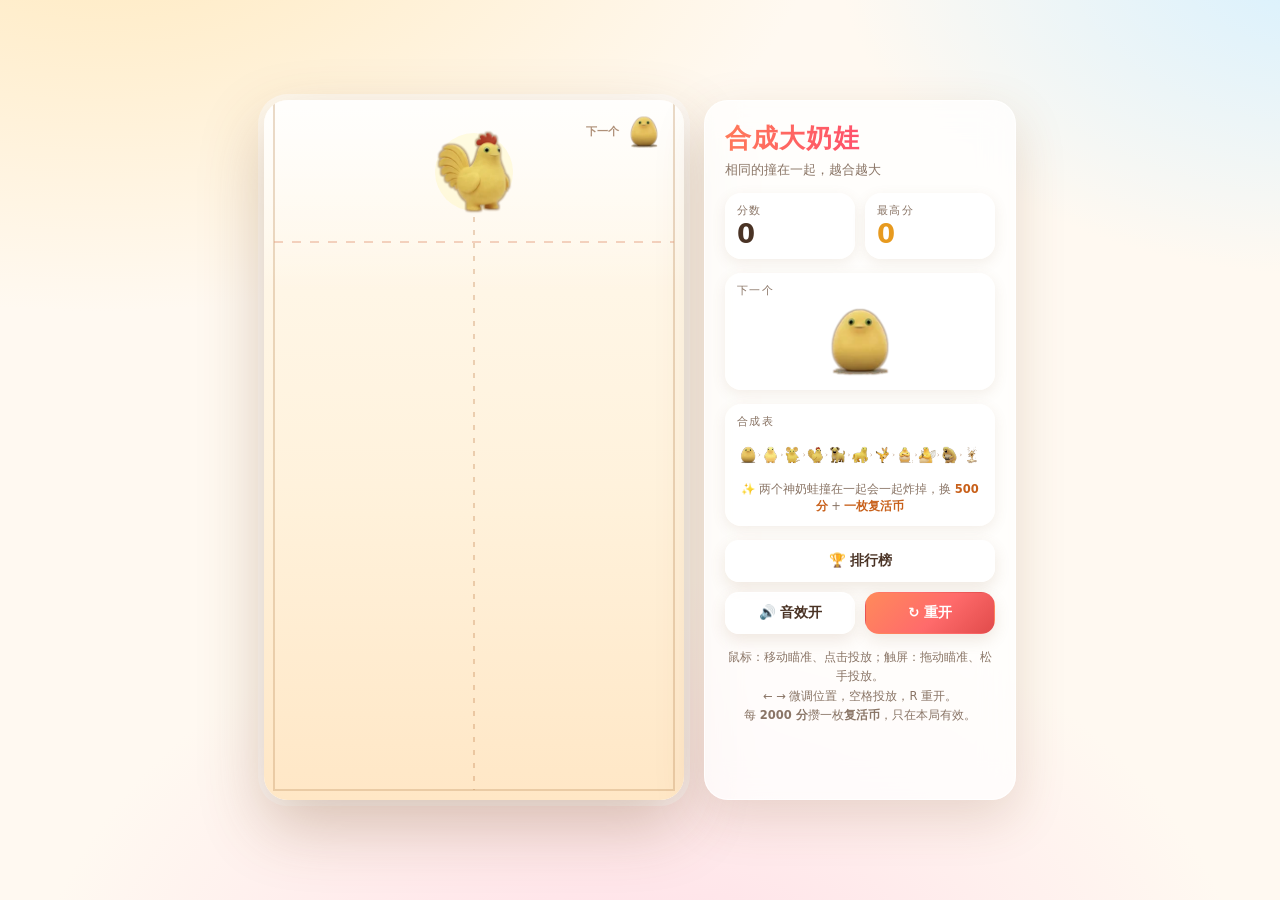
<file: v1/index.html>
<!DOCTYPE html>
<html lang="zh-CN">
<head>
<meta charset="utf-8">
<meta name="viewport" content="width=device-width, initial-scale=1, maximum-scale=1, user-scalable=no, viewport-fit=cover">
<meta name="theme-color" content="#fff3e0">
<meta name="mobile-web-app-capable" content="yes">
<meta name="apple-mobile-web-app-capable" content="yes">
<meta name="apple-mobile-web-app-status-bar-style" content="default">
<meta name="apple-mobile-web-app-title" content="合成大奶娃">
<meta name="description" content="合成大奶娃 · 纯前端小游戏：拖动瞄准、松手投放，相同的撞在一起合成更大的一只。">
<!-- ↓ Monetag 站点验证：把后台给的 meta 标签粘在下面这一行 ↓ -->

<title>合成大奶娃</title>
<link rel="stylesheet" href="style.css">
</head>
<body>

<main class="app">

  <!-- ===== 游戏区 ===== -->
  <section class="stage" id="stage">
    <canvas id="game" aria-label="合成大奶娃游戏区域"></canvas>

    <!-- 复活币：浮在棋盘左上角。
         刻意不放进顶部信息条 —— 手机上面板是横向 flex，
         多一个卡片会把「分数 / 最高分」挤到 52px 宽还折行（实测面板从 66px 涨到 102px）。
         这里 pointer-events 关掉，永远不会挡住投放。 -->
    <div class="revive-chip" id="reviveBadge" hidden>
      <span class="revive-chip-ico" aria-hidden="true">🪙</span><span id="reviveCount">×0</span>
    </div>

    <div class="overlay" id="overlay">
      <div class="dialog">

        <!-- ===== 越线第一屏：有复活币时才出现 ===== -->
        <div class="revive-ask" id="revivePrompt" hidden>
          <div class="dialog-emoji">😵</div>
          <h2>还能再救一下</h2>
          <p class="dialog-score">本局得分 <strong id="reviveScore">0</strong></p>
          <p class="revive-hint">清掉警戒线以上的水果，接着玩</p>
          <div class="dialog-actions">
            <button class="btn" id="giveUpBtn" type="button">不了，结束吧</button>
            <button class="btn btn-revive" id="reviveBtn" type="button">🪙 用一枚复活币</button>
          </div>
          <p class="dialog-hint" id="reviveLeft">还剩 1 枚</p>
        </div>

        <!-- ===== 第二屏：正式结算 ===== -->
        <div id="overPanel">
          <div class="dialog-emoji">🍉</div>
          <h2 id="overTitle">游戏结束</h2>
          <p class="dialog-score">本局得分 <strong id="finalScore">0</strong></p>
          <p class="dialog-best">最高分 <span id="finalBest">0</span></p>

          <div class="submit-box" id="submitBox">
            <p class="submit-msg" id="submitMsg">正在结算…</p>
            <p class="my-name">昵称：<strong id="myNameLabel">默认用户</strong>
              <button class="link-btn" id="editNameBtn" type="button">改昵称</button>
            </p>
            <button class="btn" id="submitBtn" type="button" hidden>重试提交</button>
          </div>

          <div class="dialog-actions">
            <button class="btn" id="boardBtn2" type="button">🏆 排行榜</button>
            <button class="btn btn-primary" id="restartBtn" type="button">再来一局</button>
            <button class="btn btn-sponsor btn-wide" id="sponsorBtn" type="button">🌶️ 可以赏作者一包辣条嘛</button>
          </div>
          <p class="dialog-hint">按 R 键也可重新开始</p>
        </div>

      </div>
    </div>
  </section>

  <!-- ===== 侧边面板 ===== -->
  <aside class="panel">

    <header class="panel-head">
      <h1>合成大奶娃</h1>
      <p class="subtitle">相同的撞在一起，越合越大</p>
    </header>

    <div class="stats">
      <div class="stat">
        <span class="stat-label">分数</span>
        <strong class="stat-value" id="score">0</strong>
      </div>
      <div class="stat">
        <span class="stat-label">最高分</span>
        <strong class="stat-value stat-best" id="best">0</strong>
      </div>
    </div>

    <div class="next-box">
      <span class="box-label">下一个</span>
      <canvas id="next" width="160" height="160" aria-label="下一个"></canvas>
    </div>

    <div class="chain-box">
      <span class="box-label">合成表</span>
      <canvas id="chain" width="680" height="112" aria-label="合成顺序"></canvas>
      <p class="chain-note">✨ 两个神奶蛙撞在一起会一起炸掉，换 <strong>500 分</strong> + <strong>一枚复活币</strong></p>
    </div>

    <div class="actions">
      <button class="btn btn-wide" id="boardBtn" type="button">
        <span class="ico">🏆</span><span class="lbl">排行榜</span>
      </button>
      <button class="btn" id="soundBtn" type="button" aria-pressed="true">
        <span class="ico">🔊</span><span class="lbl">音效开</span>
      </button>
      <button class="btn btn-primary" id="resetBtn" type="button" title="重新开始">
        <span class="ico">↻</span><span class="lbl">重开</span>
      </button>
    </div>

    <p class="tips">
      鼠标：移动瞄准、点击投放；触屏：拖动瞄准、松手投放。<br>
      ← → 微调位置，空格投放，R 重开。<br>
      每 <strong>2000 分</strong>攒一枚<strong>复活币</strong>，只在本局有效。
    </p>

  </aside>

</main>

<!-- ===== 排行榜弹窗 ===== -->
<div class="modal" id="boardModal" aria-hidden="true" role="dialog" aria-label="排行榜">
  <div class="modal-card">
    <header class="modal-head">
      <h2>🏆 最近高手榜</h2>
      <button class="icon-btn" id="boardClose" type="button" aria-label="关闭">✕</button>
    </header>
    <div class="nick-row">
      <label class="nick-label" for="nickInput">我的昵称</label>
      <input class="nick-input" id="nickInput" type="text" maxlength="12"
             placeholder="默认用户" autocomplete="nickname" enterkeyhint="done">
    </div>
    <div class="board-list" id="boardList"></div>
    <footer class="modal-foot">
      <span class="board-note">只取最近 20 次提交，成绩会被后来的人挤下去</span>
      <button class="btn" id="boardRefresh" type="button">刷新</button>
    </footer>
  </div>
</div>

<!-- ===== 赞助作者弹窗 ===== -->
<div class="modal" id="sponsorModal" aria-hidden="true" role="dialog" aria-label="赞助作者">
  <div class="modal-card">
    <header class="modal-head">
      <h2>🌶️ 请作者吃包辣条</h2>
      <button class="icon-btn" id="sponsorClose" type="button" aria-label="关闭">✕</button>
    </header>
    <div class="sponsor-body">
      <p class="sponsor-note">这游戏完全免费，也没有任何广告。<br>
        要是它逗你笑了一下，赏作者一包辣条呗 🌶️</p>
      <img class="sponsor-qr" src="assets/sponsor-qr.jpg" width="480" height="480"
           alt="微信收款码" loading="lazy" decoding="async">
      <p class="sponsor-hint">微信扫一扫 · 一包辣条 · 全凭心意</p>
    </div>
    <footer class="modal-foot">
      <span class="board-note">谢谢每一位投喂的玩家 ❤️</span>
      <button class="btn" id="sponsorOk" type="button">关闭</button>
    </footer>
  </div>
</div>

<!-- 碰撞形状数据（按贴图轮廓自动生成，由 tools/build_parts.py 产出） -->
<script src="assets/fruits/parts.js"></script>
<!-- 极模糊占位图（内联 data URL，由 tools/make_blur.py 产出）：贴图没到位时先画它 -->
<script src="assets/fruits/blur.js"></script>
<script src="game.js"></script>
<!-- 排行榜 -->
<script src="leaderboard.min.js"></script>
<!-- 赞助作者 -->
<script src="sponsor.js"></script>
</body>
</html>
</file>
<file: v1/style.css>
/* ============================================================
   合成大奶娃 · 样式表
   ============================================================ */

:root {
  --ink:        #4a3325;
  --ink-soft:   #8a7566;
  --cream:      #fff7ec;
  --brand:      #ff6b6b;
  --brand-dark: #e14b4b;
  --card:       rgba(255, 255, 255, .74);
  --shadow:     0 18px 50px rgba(126, 84, 44, .18);

  /* 手机浏览器地址栏会吃掉 vh，dvh 更准；不支持的浏览器自动退回 vh */
  --vh:         100vh;
  --safe-t:     env(safe-area-inset-top, 0px);
  --safe-b:     env(safe-area-inset-bottom, 0px);
  --safe-l:     env(safe-area-inset-left, 0px);
  --safe-r:     env(safe-area-inset-right, 0px);
}

@supports (height: 100dvh) {
  :root { --vh: 100dvh; }
}

* { box-sizing: border-box; }

/* hidden 属性必须真的隐藏。
   浏览器默认只给 [hidden] { display: none }（权重 0,1,0），
   一旦某个类也写了 display（比如 .revive-chip { display: inline-flex }），
   同权重、后写的赢 —— hidden 就静默失效了，元素还挂在那儿。 */
[hidden] { display: none !important; }

html, body {
  height: 100%;
  overscroll-behavior: none;   /* 禁掉下拉刷新 / 橡皮筋 */
}

body {
  margin: 0;
  padding: 16px;
  color: var(--ink);
  font-family: "PingFang SC", "Hiragino Sans GB", "Microsoft YaHei",
               system-ui, -apple-system, "Segoe UI", Roboto, sans-serif;
  background:
    radial-gradient(1200px 700px at 8% -12%,  #ffe9bd 0%, transparent 60%),
    radial-gradient(900px 600px at 104% -6%,  #d5f0ff 0%, transparent 55%),
    radial-gradient(1000px 780px at 50% 118%, #ffdbe6 0%, transparent 62%),
    #fff9f1;
  display: grid;
  place-items: center;
  overflow: hidden;
  touch-action: manipulation;          /* 干掉双击缩放 */
  -webkit-tap-highlight-color: transparent;
  -webkit-text-size-adjust: 100%;
}

/* ---------------- 布局 ---------------- */

.app {
  display: flex;
  align-items: stretch;
  gap: 20px;
  max-height: 100%;
}

/* ---------------- 游戏区 ---------------- */

.stage {
  position: relative;
  height: min(86vh, 700px);
  aspect-ratio: 420 / 700;
  flex: 0 0 auto;
  border-radius: 24px;
  background: #fff3df;
  overflow: hidden;
  cursor: pointer;
  user-select: none;
  touch-action: none;
  box-shadow:
    0 26px 64px rgba(122, 80, 40, .30),
    0 0 0 1px rgba(255, 255, 255, .7) inset,
    0 0 0 6px rgba(255, 255, 255, .55);
}

.stage:active { cursor: grabbing; }

#game {
  display: block;
  width: 100%;
  height: 100%;
}

/* ---------------- 结束遮罩 ---------------- */

.overlay {
  position: absolute;
  inset: 0;
  display: grid;
  place-items: center;
  padding: 24px;
  background: rgba(70, 42, 24, .5);
  backdrop-filter: blur(7px);
  -webkit-backdrop-filter: blur(7px);
  opacity: 0;
  pointer-events: none;
  transition: opacity .28s ease;
}

.overlay.show {
  opacity: 1;
  pointer-events: auto;
}

.dialog {
  width: 100%;
  padding: 26px 22px;
  border-radius: 22px;
  text-align: center;
  background: rgba(255, 252, 246, .96);
  box-shadow: 0 20px 46px rgba(60, 32, 12, .32);
  transform: translateY(14px) scale(.96);
  transition: transform .32s cubic-bezier(.2, .9, .3, 1.4);
}

.overlay.show .dialog { transform: none; }

.dialog-emoji {
  font-size: 46px;
  line-height: 1;
  margin-bottom: 6px;
}

.dialog h2 {
  margin: 0 0 12px;
  font-size: 24px;
  letter-spacing: .06em;
}

.dialog-score {
  margin: 0 0 4px;
  font-size: 15px;
  color: var(--ink-soft);
}

.dialog-score strong {
  font-size: 30px;
  color: var(--brand);
  font-variant-numeric: tabular-nums;
}

.dialog-best {
  margin: 0 0 18px;
  font-size: 13px;
  color: var(--ink-soft);
}

.dialog-hint {
  margin: 12px 0 0;
  font-size: 12px;
  color: var(--ink-soft);
}

/* ---------------- 赞助作者弹窗 ---------------- */

.sponsor-body {
  overflow-y: auto;
  -webkit-overflow-scrolling: touch;
  text-align: center;
}

.sponsor-note {
  margin: 0 0 14px;
  font-size: 13px;
  line-height: 1.7;
  color: var(--ink-soft);
}

.sponsor-qr {
  display: block;
  width: min(258px, 70vw);
  height: auto;
  margin: 0 auto;
  padding: 6px;
  border-radius: 14px;
  background: #fff;
  box-shadow: 0 6px 20px rgba(140, 96, 56, .18);
}

.sponsor-hint {
  margin: 12px 0 0;
  font-size: 12px;
  color: var(--ink-soft);
}

/* 结算弹窗里的「赏作者一包辣条」：要一眼看到，但别跟主按钮抢
   —— 用琥珀金（跟珊瑚红的主按钮区分开），加一道缓慢扫过的光，再叠一点亮度呼吸。
   注意选择器写成 .btn.btn-sponsor：这段在源码里排在 .btn 之前，
   单靠 .btn-sponsor 会被后面的 .btn 同权重覆盖掉。 */
.btn.btn-sponsor {
  position: relative;
  overflow: hidden;
  color: #5a3200;
  font-weight: 800;
  letter-spacing: .01em;
  border-color: transparent;
  background: linear-gradient(135deg, #ffd97a, #ffb020 52%, #f78f00);
  box-shadow: 0 8px 22px rgba(244, 150, 0, .42), inset 0 1px 0 rgba(255, 255, 255, .5);
  animation: sponsorPulse 2.6s ease-in-out infinite;
}

.btn.btn-sponsor:hover {
  transform: translateY(-2px) scale(1.012);
  box-shadow: 0 12px 30px rgba(244, 150, 0, .52), inset 0 1px 0 rgba(255, 255, 255, .55);
}
.btn.btn-sponsor:active { transform: translateY(1px) scale(.99); }

/* 一道光周期性地扫过去，提示「这里可以点」 */
.btn-sponsor::after {
  content: "";
  position: absolute;
  top: -20%;
  bottom: -20%;
  width: 42%;
  background: linear-gradient(100deg, transparent, rgba(255, 255, 255, .78), transparent);
  transform: translateX(-150%) skewX(-20deg);
  animation: sponsorSheen 3.2s ease-in-out infinite;
  pointer-events: none;
}

@keyframes sponsorPulse {
  0%, 100% { filter: brightness(1) saturate(1); }
  50%      { filter: brightness(1.09) saturate(1.12); }
}

@keyframes sponsorSheen {
  0%, 55%   { transform: translateX(-150%) skewX(-20deg); }
  82%, 100% { transform: translateX(330%) skewX(-20deg); }
}

@media (prefers-reduced-motion: reduce) {
  .btn.btn-sponsor, .btn-sponsor::after { animation: none; }
}

/* ---------------- 侧边面板 ---------------- */

.panel {
  width: min(312px, 86vw);
  display: flex;
  flex-direction: column;
  gap: 14px;
  padding: 20px;
  border-radius: 24px;
  border: 1px solid rgba(255, 255, 255, .8);
  background: var(--card);
  backdrop-filter: blur(16px);
  -webkit-backdrop-filter: blur(16px);
  box-shadow: var(--shadow);
}

.panel-head h1 {
  margin: 0;
  font-size: 26px;
  letter-spacing: .04em;
  background: linear-gradient(100deg, #ff7a59, #ff4d6d 55%, #b13bff);
  -webkit-background-clip: text;
  background-clip: text;
  color: transparent;
}

.subtitle {
  margin: 6px 0 0;
  font-size: 12.5px;
  color: var(--ink-soft);
}

.stats {
  display: grid;
  grid-template-columns: 1fr 1fr;
  gap: 10px;
}

.stat {
  padding: 10px 12px;
  border-radius: 16px;
  background: rgba(255, 255, 255, .82);
  box-shadow: 0 4px 14px rgba(140, 96, 56, .10);
}

.stat-label {
  display: block;
  font-size: 11px;
  letter-spacing: .12em;
  color: var(--ink-soft);
}

.stat-value {
  display: block;
  margin-top: 2px;
  font-size: 26px;
  line-height: 1.1;
  font-variant-numeric: tabular-nums;
}

.stat-best { color: #e79a1f; }

/* 复活币：浮在棋盘左上角的小胶囊。
   刻意不放进 .stats —— 手机上面板是横向 flex，多一个卡片会把分数卡挤到
   52px 宽还折行（实测面板从 66px 涨到 102px，整个版式被顶开）。 */
.revive-chip {
  position: absolute;
  left: 10px;
  top: 10px;
  z-index: 3;
  display: inline-flex;
  align-items: center;
  gap: 3px;
  padding: 3px 9px;
  border-radius: 999px;
  font-size: 13px;
  font-weight: 800;
  line-height: 1.4;
  font-variant-numeric: tabular-nums;
  color: #6a3c00;
  background: linear-gradient(135deg, #ffe6a3, #ffc247);
  box-shadow: 0 3px 10px rgba(200, 130, 0, .35), inset 0 1px 0 rgba(255, 255, 255, .75);
  pointer-events: none;          /* 绝不挡住投放 */
  user-select: none;
  -webkit-user-select: none;
}

.revive-chip-ico { font-size: 12px; }

.revive-chip.pop { animation: revivePop .5s cubic-bezier(.2, .9, .3, 1.5); }

@keyframes revivePop {
  0%   { transform: scale(1); }
  45%  { transform: scale(1.22); box-shadow: 0 6px 18px rgba(200, 130, 0, .5); }
  100% { transform: scale(1); }
}

/* 合成表底下那行规则说明 */
.chain-note {
  margin: 6px 0 0;
  font-size: 11.5px;
  line-height: 1.5;
  text-align: center;
  color: var(--ink-soft);
}
.chain-note strong { color: #c8601a; }

/* 越线那一屏 */
.revive-ask .dialog-score { margin-bottom: 10px; }

.revive-hint {
  margin: 0 0 18px;
  padding: 10px 12px;
  border-radius: 14px;
  font-size: 12.5px;
  line-height: 1.6;
  color: #7a4a12;
  background: rgba(255, 233, 190, .8);
  box-shadow: inset 0 0 0 1px rgba(214, 160, 96, .25);
}

/* 「用一枚复活币」：青绿色，跟珊瑚红的主按钮区分开 */
.btn.btn-revive {
  color: #fff;
  border-color: transparent;
  font-weight: 700;
  background: linear-gradient(135deg, #4fd1a5, #23b183 55%, #14946a);
  box-shadow: 0 8px 20px rgba(35, 177, 131, .38);
}
.btn.btn-revive:hover { box-shadow: 0 12px 26px rgba(35, 177, 131, .46); }

@media (prefers-reduced-motion: reduce) {
  .revive-chip.pop { animation: none; }
}

.stat-value.bump { animation: bump .32s ease; }

@keyframes bump {
  0%   { transform: scale(1); }
  45%  { transform: scale(1.22); color: var(--brand); }
  100% { transform: scale(1); }
}

/* 下一个 / 合成表 */

.box-label {
  display: block;
  margin-bottom: 6px;
  font-size: 11px;
  letter-spacing: .12em;
  color: var(--ink-soft);
}

.next-box,
.chain-box {
  padding: 10px 12px;
  border-radius: 16px;
  background: rgba(255, 255, 255, .82);
  box-shadow: 0 4px 14px rgba(140, 96, 56, .10);
}

#next {
  display: block;
  width: 76px;
  height: 76px;
  margin: 2px auto 0;
}

#chain {
  display: block;
  width: 100%;
  height: auto;
}

/* 按钮 */

.actions {
  display: grid;
  grid-template-columns: 1fr 1fr;
  gap: 10px;
}

.btn {
  padding: 11px 12px;
  font: inherit;
  font-size: 13.5px;
  font-weight: 600;
  color: var(--ink);
  border: 1px solid rgba(255, 255, 255, .9);
  border-radius: 14px;
  background: rgba(255, 255, 255, .9);
  box-shadow: 0 6px 16px rgba(140, 96, 56, .14);
  cursor: pointer;
  transition: transform .12s ease, box-shadow .12s ease, background .2s ease;
}

.btn .ico { margin-right: 4px; }

.btn:hover  { transform: translateY(-1px); box-shadow: 0 10px 22px rgba(140, 96, 56, .2); }
.btn:active { transform: translateY(1px) scale(.985); }

.btn:disabled { opacity: .55; cursor: default; transform: none; }

.btn-wide { grid-column: 1 / -1; }

.btn-primary {
  color: #fff;
  border-color: transparent;
  background: linear-gradient(135deg, #ff8a5b, var(--brand) 55%, var(--brand-dark));
}

/* ---------------- 结束弹窗里的结算区 ---------------- */

.submit-box {
  margin: 0 0 14px;
  padding: 12px;
  border-radius: 16px;
  background: rgba(255, 243, 224, .85);
  box-shadow: inset 0 0 0 1px rgba(214, 160, 96, .22);
}

.name-input {
  display: block;
  width: 100%;
  margin-bottom: 8px;
  padding: 11px 12px;
  font: inherit;
  font-size: 15px;
  color: var(--ink);
  text-align: center;
  border: 1px solid rgba(214, 160, 96, .45);
  border-radius: 12px;
  background: rgba(255, 255, 255, .95);
  outline: none;
}

.name-input:focus {
  border-color: var(--brand);
  box-shadow: 0 0 0 3px rgba(255, 107, 107, .18);
}

.submit-box .btn { width: 100%; }

.submit-msg {
  margin: 0;
  min-height: 17px;
  font-size: 12.5px;
  line-height: 1.35;
  text-align: center;
  color: var(--ink-soft);
}

.submit-msg.is-good { color: #1f9d55; font-weight: 600; }
.submit-msg.is-bad  { color: #d63b3b; font-weight: 600; }

.my-name {
  margin: 7px 0 0;
  font-size: 12px;
  text-align: center;
  color: var(--ink-soft);
}

.my-name strong { color: var(--ink); }

.link-btn {
  margin-left: 4px;
  padding: 0;
  font: inherit;
  font-size: 12px;
  color: var(--brand);
  text-decoration: underline;
  border: 0;
  background: none;
  cursor: pointer;
}

#submitBtn { margin-top: 9px; }

/* 排行榜弹窗里的昵称行 */
.nick-row {
  display: flex;
  align-items: center;
  gap: 10px;
  margin-bottom: 10px;
  padding: 8px 12px;
  border-radius: 12px;
  background: rgba(255, 243, 224, .9);
  box-shadow: inset 0 0 0 1px rgba(214, 160, 96, .22);
}

.nick-label {
  flex: 0 0 auto;
  font-size: 12.5px;
  color: var(--ink-soft);
}

.nick-input {
  flex: 1 1 auto;
  min-width: 0;
  padding: 8px 10px;
  font: inherit;
  font-size: 15px;      /* ≥16px 才不会被 iOS 自动放大，这里配合 viewport 也够用 */
  color: var(--ink);
  text-align: center;
  border: 1px solid rgba(214, 160, 96, .45);
  border-radius: 10px;
  background: #fff;
  outline: none;
}

.nick-input:focus {
  border-color: var(--brand);
  box-shadow: 0 0 0 3px rgba(255, 107, 107, .18);
}

.dialog-actions {
  display: grid;
  grid-template-columns: 1fr 1fr;
  gap: 10px;
}

/* ---------------- 排行榜弹窗 ---------------- */

.modal {
  position: fixed;
  inset: 0;
  z-index: 20;
  display: grid;
  place-items: center;
  padding: 16px;
  background: rgba(60, 34, 16, .5);
  backdrop-filter: blur(6px);
  -webkit-backdrop-filter: blur(6px);
  opacity: 0;
  pointer-events: none;
  transition: opacity .22s ease;
}

.modal.show { opacity: 1; pointer-events: auto; }

.modal-card {
  display: flex;
  flex-direction: column;
  width: min(380px, 100%);
  max-height: min(560px, calc(var(--vh) - 40px));
  padding: 16px;
  border-radius: 22px;
  background: rgba(255, 252, 246, .98);
  box-shadow: 0 24px 60px rgba(60, 32, 12, .35);
  transform: translateY(12px) scale(.97);
  transition: transform .26s cubic-bezier(.2, .9, .3, 1.3);
}

.modal.show .modal-card { transform: none; }

.modal-head {
  display: flex;
  align-items: center;
  justify-content: space-between;
  margin-bottom: 10px;
}

.modal-head h2 {
  margin: 0;
  font-size: 19px;
  letter-spacing: .04em;
}

.icon-btn {
  width: 34px;
  height: 34px;
  font: inherit;
  font-size: 15px;
  color: var(--ink-soft);
  border: 0;
  border-radius: 50%;
  background: rgba(0, 0, 0, .05);
  cursor: pointer;
}

.icon-btn:hover { background: rgba(0, 0, 0, .1); }

.board-list {
  flex: 1 1 auto;
  min-height: 120px;
  overflow-y: auto;
  -webkit-overflow-scrolling: touch;
  padding: 2px;
}

.board-empty {
  margin: 28px 8px;
  font-size: 13px;
  line-height: 1.7;
  text-align: center;
  color: var(--ink-soft);
}

.board-row {
  display: flex;
  align-items: center;
  gap: 10px;
  padding: 9px 12px;
  margin-bottom: 6px;
  border-radius: 12px;
  background: rgba(255, 255, 255, .9);
  box-shadow: 0 2px 6px rgba(140, 96, 56, .09);
}

.board-rank {
  flex: 0 0 30px;
  font-size: 14px;
  font-weight: 700;
  text-align: center;
  color: var(--ink-soft);
}

.board-name {
  flex: 1 1 auto;
  min-width: 0;
  font-size: 14px;
  overflow: hidden;
  text-overflow: ellipsis;
  white-space: nowrap;
}

.board-score {
  flex: 0 0 auto;
  font-size: 16px;
  font-weight: 700;
  font-variant-numeric: tabular-nums;
  color: var(--brand);
}

.board-row.r1 { background: linear-gradient(100deg, #fff6d8, #ffe9a8); }
.board-row.r2 { background: linear-gradient(100deg, #f7f7fa, #e8e9ef); }
.board-row.r3 { background: linear-gradient(100deg, #fdf0e2, #f6ddc4); }
.board-row.r1 .board-rank,
.board-row.r2 .board-rank,
.board-row.r3 .board-rank { font-size: 18px; }

.board-row.is-mine {
  outline: 2px solid var(--brand);
  outline-offset: -2px;
}

.modal-foot {
  display: flex;
  align-items: center;
  justify-content: space-between;
  gap: 10px;
  margin-top: 10px;
}

.board-note {
  font-size: 11px;
  color: var(--ink-soft);
}

.modal-foot .btn { flex: 0 0 auto; padding: 8px 16px; }

/* ---------------- 参数提示 ---------------- */

.tips {
  margin: 0;
  font-size: 11.5px;
  line-height: 1.7;
  text-align: center;
  color: var(--ink-soft);
}

/* ============================================================
   响应式：手机 / 竖屏窄屏
   思路：面板拆成「顶部信息条」——把 .panel 提到棋盘上方并横向压扁，
   只留分数 + 按钮；棋盘按剩余高度和 96vw 取小值，永远不出现滚动条。
   ============================================================ */

@media (max-width: 860px) {
  :root { --topbar: 68px; }   /* 顶部信息条 + 间隙的大致占高 */

  body {
    padding: calc(8px + var(--safe-t)) calc(8px + var(--safe-r))
             calc(8px + var(--safe-b)) calc(8px + var(--safe-l));
  }

  .app {
    flex-direction: column;
    align-items: center;
    justify-content: flex-start;   /* 信息条钉在顶上 */
    gap: 8px;
    width: 100%;
    height: 100%;
    max-height: none;
  }

  /* 面板是 DOM 里靠后的，用 order 提到棋盘上面 */
  .panel { order: -1; }

  /* 棋盘：高度取「剩余可用高度」与「96vw 按比例换算的高度」中较小的一个，
     宽度由 aspect-ratio 反推，保证不拉伸、不溢出；
     margin:auto 让它在剩下的空间里垂直居中 */
  .stage {
    margin: auto 0;
    height: min(calc(var(--vh) - var(--topbar) - 28px - var(--safe-t) - var(--safe-b)),
                calc(96vw * 700 / 420));
    width: auto;
    max-height: none;
    border-radius: 20px;
  }

  /* ---- 顶部信息条 ---- */
  .panel {
    flex-direction: row;
    align-items: stretch;
    gap: 8px;
    width: 100%;
    max-width: calc(96vw * 700 / 420);
    padding: 8px 10px;
    border-radius: 18px;
    backdrop-filter: blur(10px);
    -webkit-backdrop-filter: blur(10px);
  }

  .panel-head,
  .next-box,
  .chain-box,
  .tips { display: none; }

  .stats {
    flex: 1 1 auto;
    display: flex;
    gap: 8px;
    min-width: 0;
  }

  .stat {
    flex: 1 1 0;
    min-width: 0;
    padding: 6px 10px;
    border-radius: 12px;
    background: rgba(255, 255, 255, .9);
    box-shadow: 0 2px 8px rgba(140, 96, 56, .12);
  }

  .stat-label { font-size: 10px; letter-spacing: .08em; }

  .stat-value {
    margin-top: 0;
    font-size: 20px;
    line-height: 1.15;
  }

  .actions {
    flex: 0 0 auto;
    display: flex;
    gap: 6px;
  }

  /* 触摸目标够大，别让人点不中 */
  .btn {
    min-height: 46px;
    padding: 0 12px;
    font-size: 14px;
    border-radius: 13px;
    white-space: nowrap;
  }

  /* 手机上「排行榜 / 音效」只留图标，把横向空间让给分数 */
  #boardBtn .lbl,
  #soundBtn .lbl { display: none; }

  #boardBtn, #soundBtn {
    min-width: 46px;
    padding: 0 10px;
    font-size: 17px;
  }

  #boardBtn .ico, #soundBtn .ico { margin-right: 0; }

  /* ---- 结束弹窗 ---- */
  .overlay { padding: 14px; }

  .dialog {
    padding: 20px 16px;
    border-radius: 20px;
    max-height: 100%;
    overflow-y: auto;
    -webkit-overflow-scrolling: touch;
  }

  .dialog-emoji { font-size: 34px; }

  .dialog h2 { font-size: 21px; margin-bottom: 8px; }

  .dialog-score strong { font-size: 26px; }

  .submit-box { padding: 10px; }

  .name-input,
  .nick-input { font-size: 16px; }   /* ≥16px iOS 才不会自动放大 */

  .nick-row { padding: 7px 10px; }

  .modal-card { padding: 14px; }

  .dialog .btn { width: 100%; min-height: 48px; }

  .dialog-hint { font-size: 11px; }
}

/* 手机横屏 / 矮屏：回到左右布局，棋盘吃满高度 */
@media (max-width: 860px) and (orientation: landscape) {
  .app {
    flex-direction: row;
    align-items: center;
    justify-content: center;
    gap: 10px;
  }

  .panel {
    order: 0;
    flex-direction: column;
    width: min(230px, 30vw);
    max-width: none;
    padding: 10px;
  }

  .stats { flex-direction: column; flex: 0 0 auto; }

  .actions { flex-direction: column; }

  .stage {
    height: calc(var(--vh) - 16px - var(--safe-t) - var(--safe-b));
    width: auto;
  }

  .stat-value { font-size: 18px; }
}

/* 小屏手机（iPhone SE 等 375 以下）：再压一档，保证一行放得下 */
@media (max-width: 380px) {
  .panel { padding: 6px 8px; gap: 6px; }

  .stats { gap: 6px; }

  .stat { padding: 5px 8px; }

  .stat-value { font-size: 17px; }

  .stat-label { font-size: 9px; }

  .btn { min-height: 44px; padding: 0 10px; font-size: 13px; }

  #boardBtn, #soundBtn { min-width: 42px; font-size: 16px; }
}

/* 顶部信息条在横屏下是竖排的，恢复成图标 + 文字 */
@media (max-width: 860px) and (orientation: landscape) {
  #boardBtn, #soundBtn { min-width: 0; padding: 0 10px; font-size: 13px; }
  #boardBtn .lbl, #soundBtn .lbl { display: inline; }
  #boardBtn .ico, #soundBtn .ico { margin-right: 4px; }
}

/* 很矮的横屏（手机横过来且高度不足 430px）：进一步压缩 */
@media (max-width: 860px) and (orientation: landscape) and (max-height: 430px) {
  .stat-label { display: none; }
  .stat { padding: 4px 8px; }
  .stat-value { font-size: 16px; }
  .btn { min-height: 40px; padding: 0 10px; font-size: 13px; }
}

/* 桌面端矮窗口 */
@media (max-height: 620px) and (min-width: 861px) {
  .stage { height: 92vh; }
  .chain-box { display: none; }
}
</file>
